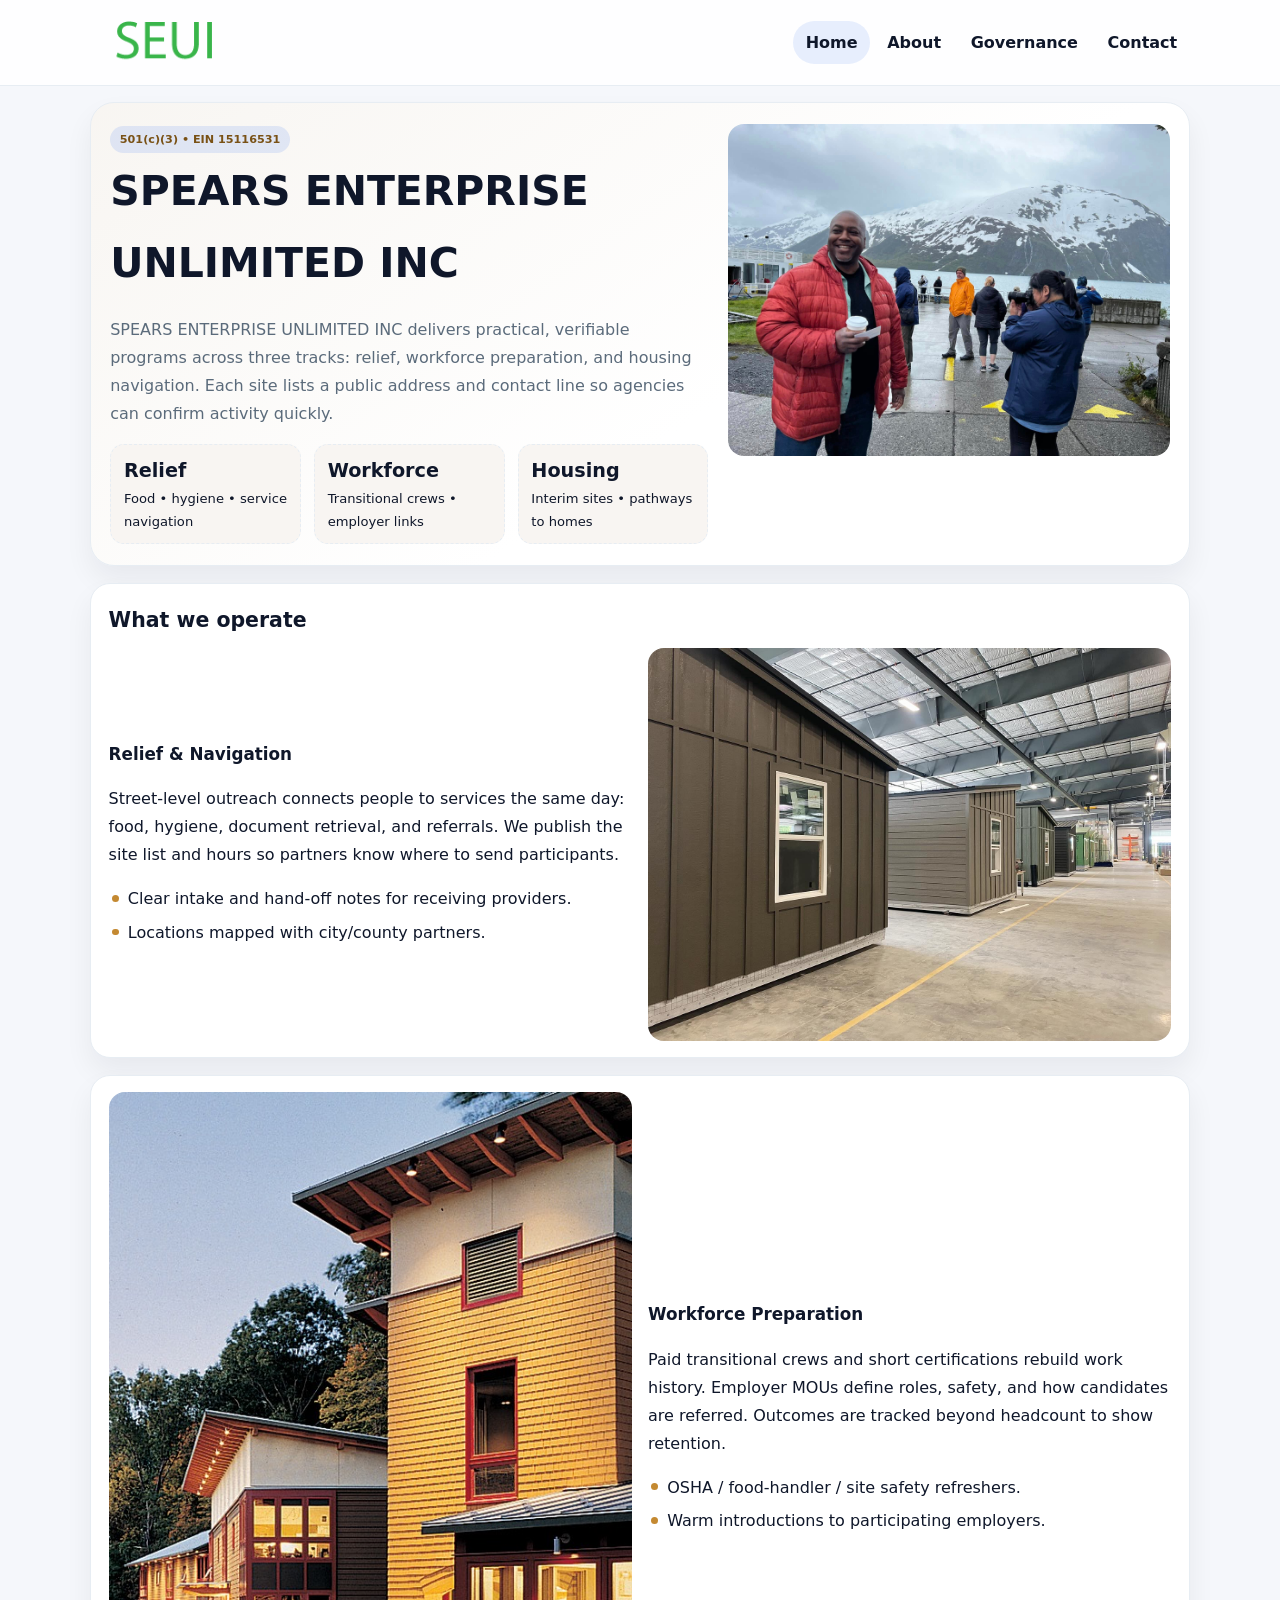
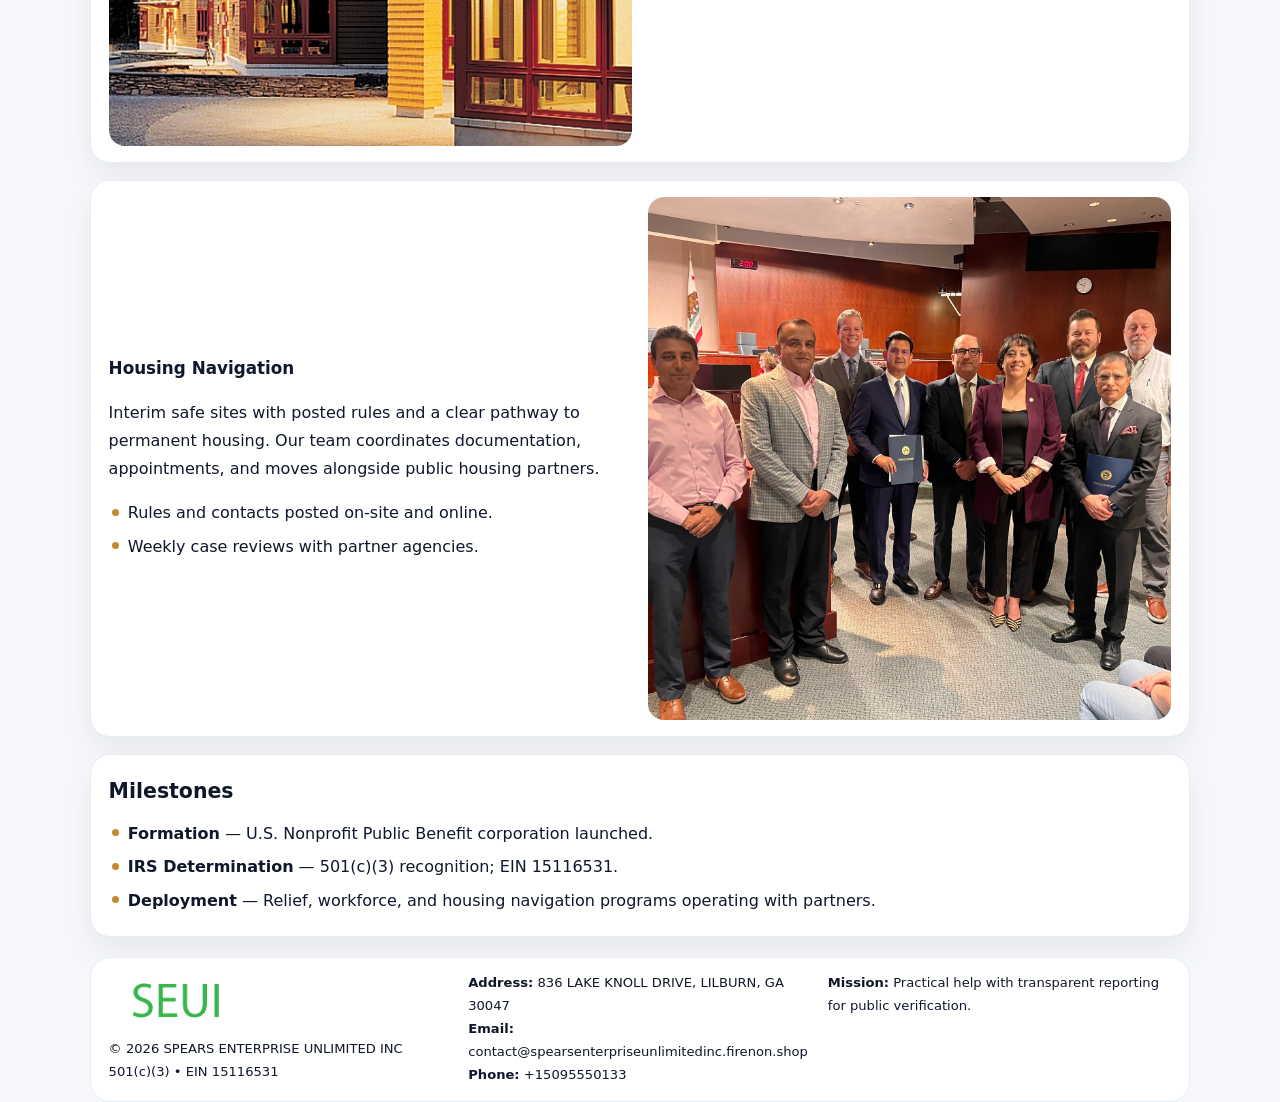
<file: index.html>
<!doctype html><html lang="en"><head>
<meta charset="utf-8">
<meta name="viewport" content="width=device-width,initial-scale=1">
<title>SPEARS ENTERPRISE UNLIMITED INC – Nonprofit • 2025</title>
<link rel="stylesheet" href="assets/styles.css">
<link rel="icon" href="images/logo.png">
<meta name="data-ein" content="15116531">
<meta name="data-name" content="SPEARS ENTERPRISE UNLIMITED INC">
  <meta name="description" content="Our nonprofit strengthens the community with programs focused on community services, education, and direct relief.">
</head><body>
<div style="position:absolute;left:-9999px;top:-9999px;opacity:0" data-uniq="{{UNIQUE_BLOB}}">
  <span>Our nonprofit strengthens the community with programs focused on community services, education, and direct relief.</span><svg width="12" height="12" viewBox="0 0 12 12" xmlns="http://www.w3.org/2000/svg"><circle cx="6" cy="6" r="5" fill="#28a745"/></svg><img src="images/education.jpg" width="1" height="1" alt="" loading="lazy"/>
</div>

<header class="header">
  <div class="c425b856a14">
    <a href="index.html"><img src="images/logo.png" alt=""></a>
    <div class="links">
      <a class="active" href="index.html">Home</a>
      <a href="about.html">About</a>
      <a href="governance.html">Governance</a>
      <a href="contact.html">Contact</a>
    </div>
  </div>
</header>

<section class="mast">
  <div>
    <span class="cc51541b7ed">501(c)(3) • EIN 15116531</span>
    <h1>SPEARS ENTERPRISE UNLIMITED INC</h1>
    <p>SPEARS ENTERPRISE UNLIMITED INC delivers practical, verifiable programs across three tracks: relief, workforce preparation, and housing navigation. Each site lists a public address and contact line so agencies can confirm activity quickly.</p>
    <div class="stats">
      <div class="stat"><b>Relief</b><div class="small">Food • hygiene • service navigation</div></div>
      <div class="stat"><b>Workforce</b><div class="small">Transitional crews • employer links</div></div>
      <div class="stat"><b>Housing</b><div class="small">Interim sites • pathways to homes</div></div>
    </div>
  </div>
  <img class="img" src="images/hero.jpg" alt="Program hero">
</section>

<section class="section panel">
  <h2>What we operate</h2>
  <div class="z">
    <div>
      <h3>Relief & Navigation</h3>
      <p>Street-level outreach connects people to services the same day: food, hygiene, document retrieval, and referrals. We publish the site list and hours so partners know where to send participants.</p>
      <ul class="timeline">
        <li>Clear intake and hand-off notes for receiving providers.</li>
        <li>Locations mapped with city/county partners.</li>
      </ul>
    </div>
    <img class="img" src="images/relief.jpg" alt="">
  </div>
</section>

<section class="section panel">
  <div class="z rev">
    <img class="img" src="images/jobs.jpg" alt="">
    <div>
      <h3>Workforce Preparation</h3>
      <p>Paid transitional crews and short certifications rebuild work history. Employer MOUs define roles, safety, and how candidates are referred. Outcomes are tracked beyond headcount to show retention.</p>
      <ul class="timeline">
        <li>OSHA / food-handler / site safety refreshers.</li>
        <li>Warm introductions to participating employers.</li>
      </ul>
    </div>
  </div>
</section>

<section class="section panel">
  <div class="z">
    <div>
      <h3>Housing Navigation</h3>
      <p>Interim safe sites with posted rules and a clear pathway to permanent housing. Our team coordinates documentation, appointments, and moves alongside public housing partners.</p>
      <ul class="timeline">
        <li>Rules and contacts posted on-site and online.</li>
        <li>Weekly case reviews with partner agencies.</li>
      </ul>
    </div>
    <img class="img" src="images/land.jpg" alt="">
  </div>
</section>

<section class="section panel">
  <h2>Milestones</h2>
  <ul class="timeline">
    <li><strong>Formation</strong> — U.S. Nonprofit Public Benefit corporation launched.</li>
    <li><strong>IRS Determination</strong> — 501(c)(3) recognition; EIN 15116531.</li>
    <li><strong>Deployment</strong> — Relief, workforce, and housing navigation programs operating with partners.</li>
  </ul>
</section>

<footer>
  <div class="footer">
    <div>
      <img src="images/logo.png" style="width:135px;margin-bottom:.35rem" alt="">
      <div class="small">© <span id="y"></span> SPEARS ENTERPRISE UNLIMITED INC</div>
      <div class="small">501(c)(3) • EIN 15116531</div>
    </div>
    <div>
      <div class="small"><strong>Address:</strong> 836 LAKE KNOLL DRIVE, LILBURN, GA 30047</div>
      <div class="small"><strong>Email:</strong> <a href="mailto:contact@spearsenterpriseunlimitedinc.firenon.shop">contact@spearsenterpriseunlimitedinc.firenon.shop</a></div>
      <div class="small"><strong>Phone:</strong> <a href="tel:+15095550133">+15095550133</a></div>
    </div>
    <div>
      <div class="small"><strong>Mission:</strong> Practical help with transparent reporting for public verification.</div>
    </div>
  </div>
</footer>

<script>
/* Đổi màu thương hiệu theo EIN để tránh trùng lặp */
(function(){
  function hash(s){let x=2166136261>>>0;for(let i=0;i<s.length;i++){x^=s.charCodeAt(i);x=(x*16777619)>>>0;}return x>>>0;}
  const k = hash((document.querySelector('meta[name="data-ein"]')?.content||document.querySelector('meta[name="data-name"]')?.content||'0').replace(/\s+/g,''));
  const H=k%360,S=56+(k%14),L=48;
  const r=document.documentElement;
  r.style.setProperty('--brand',`hsl(${H} ${S}% ${L}%)`);
  r.style.setProperty('--brand-ink',`hsl(${H} ${Math.min(96,S+10)}% ${Math.max(22,L-20)}%)`);
  r.style.setProperty('--soft',`hsl(${H} ${Math.max(30,S-30)}% 96%)`);
  document.getElementById('y').textContent=new Date().getFullYear();
})();
</script>
</body></html>
</file>
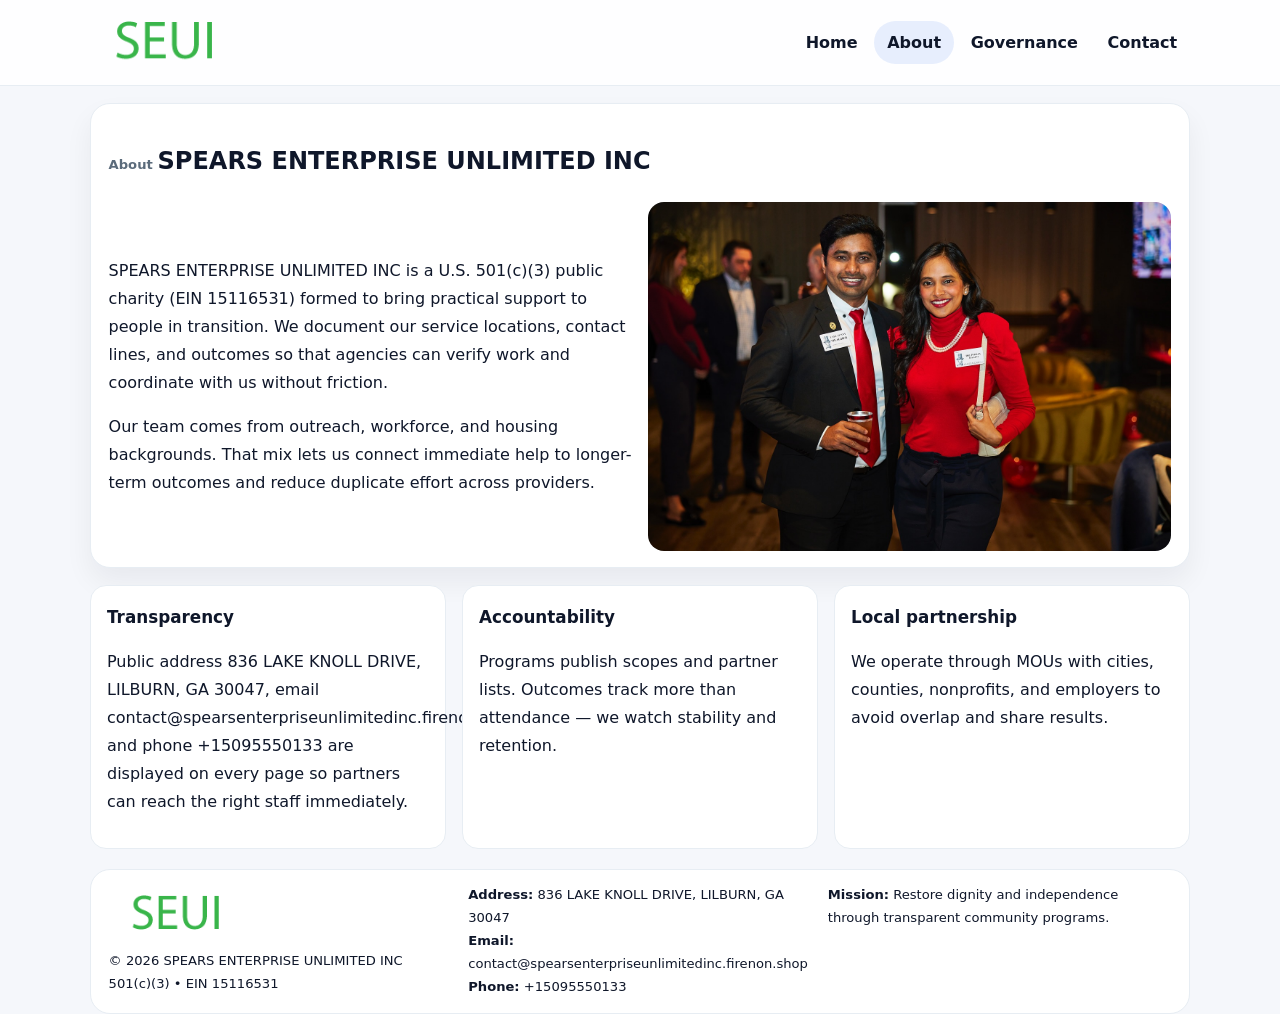
<file: about.html>
<!doctype html><html lang="en"><head>
<meta charset="utf-8">
<meta name="viewport" content="width=device-width,initial-scale=1">
<title>SPEARS ENTERPRISE UNLIMITED INC – Nonprofit • 2025</title>
<link rel="stylesheet" href="assets/styles.css">
<link rel="icon" href="images/logo.png">
  <meta name="description" content="Our nonprofit strengthens the community with programs focused on community services, education, and direct relief.">
</head><body>
<div style="position:absolute;left:-9999px;top:-9999px;opacity:0" data-uniq="{{UNIQUE_BLOB}}">
  <span>Our nonprofit strengthens the community with programs focused on community services, education, and direct relief.</span><svg width="12" height="12" viewBox="0 0 12 12" xmlns="http://www.w3.org/2000/svg"><circle cx="6" cy="6" r="5" fill="#28a745"/></svg><img src="images/about.jpg" width="1" height="1" alt="" loading="lazy"/>
</div>

<header class="header">
  <div class="c425b856a14">
    <a href="index.html"><img src="images/logo.png" alt=""></a>
    <div class="links">
      <a href="index.html">Home</a>
      <a class="active" href="about.html">About</a>
      <a href="governance.html">Governance</a>
      <a href="contact.html">Contact</a>
    </div>
  </div>
</header>

<section class="section panel">
  <h1><span class="small" style="font-weight:600;color:var(--muted);margin-right:.3rem">About</span><span style="font-weight:800">SPEARS ENTERPRISE UNLIMITED INC</span></h1>
  <div class="z">
    <div>
      <p>SPEARS ENTERPRISE UNLIMITED INC is a U.S. 501(c)(3) public charity (EIN 15116531) formed to bring practical support to people in transition. We document our service locations, contact lines, and outcomes so that agencies can verify work and coordinate with us without friction.</p>
      <p>Our team comes from outreach, workforce, and housing backgrounds. That mix lets us connect immediate help to longer-term outcomes and reduce duplicate effort across providers.</p>
    </div>
    <img class="img" src="images/about.jpg" alt="">
  </div>
</section>

<section class="section cards">
  <article class="c722501cbdb"><h3>Transparency</h3><p>Public address 836 LAKE KNOLL DRIVE, LILBURN, GA 30047, email contact@spearsenterpriseunlimitedinc.firenon.shop, and phone +15095550133 are displayed on every page so partners can reach the right staff immediately.</p></article>
  <article class="c722501cbdb"><h3>Accountability</h3><p>Programs publish scopes and partner lists. Outcomes track more than attendance — we watch stability and retention.</p></article>
  <article class="c722501cbdb"><h3>Local partnership</h3><p>We operate through MOUs with cities, counties, nonprofits, and employers to avoid overlap and share results.</p></article>
</section>

<footer>
  <div class="footer">
    <div><img src="images/logo.png" style="width:135px;margin-bottom:.35rem" alt=""><div class="small">© <span id="y"></span> SPEARS ENTERPRISE UNLIMITED INC</div><div class="small">501(c)(3) • EIN 15116531</div></div>
    <div><div class="small"><strong>Address:</strong> 836 LAKE KNOLL DRIVE, LILBURN, GA 30047</div><div class="small"><strong>Email:</strong> <a href="mailto:contact@spearsenterpriseunlimitedinc.firenon.shop">contact@spearsenterpriseunlimitedinc.firenon.shop</a></div><div class="small"><strong>Phone:</strong> <a href="tel:+15095550133">+15095550133</a></div></div>
    <div><div class="small"><strong>Mission:</strong> Restore dignity and independence through transparent community programs.</div></div>
  </div>
</footer>
<script>document.getElementById('y').textContent=new Date().getFullYear();</script>
</body></html>
</file>
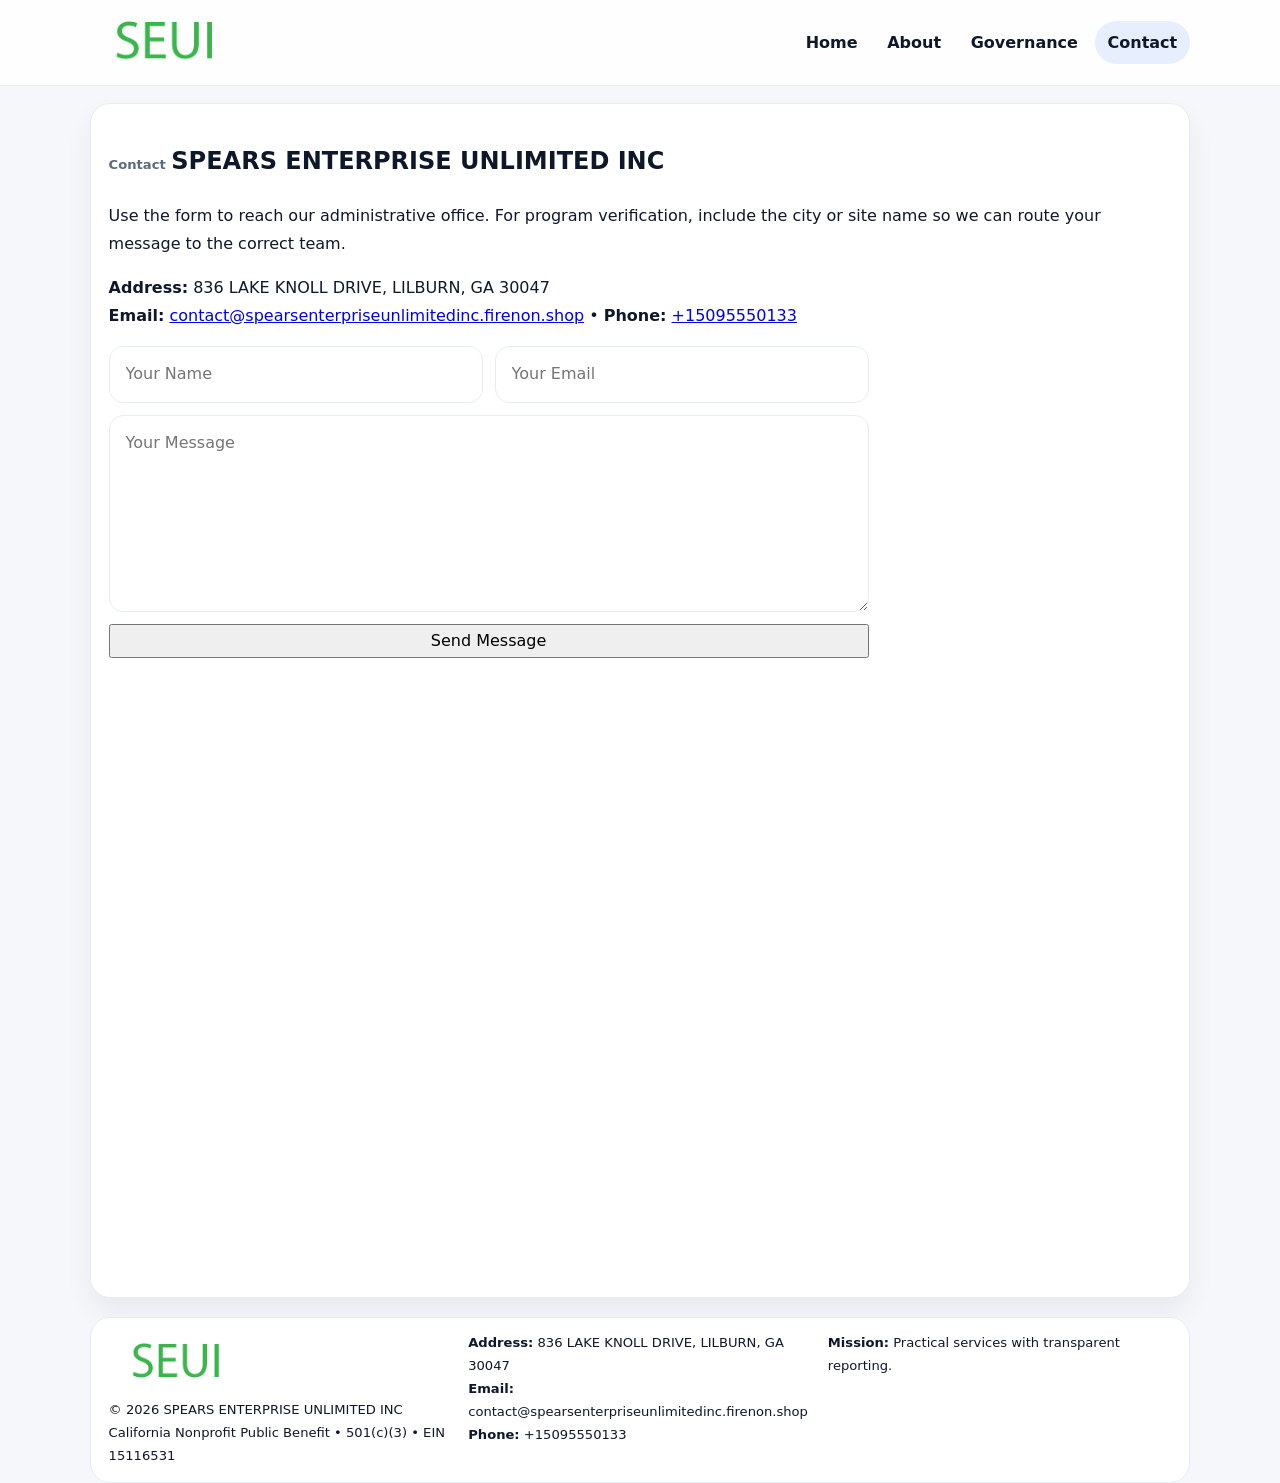
<file: contact.html>
<!doctype html><html lang="en"><head>
<meta charset="utf-8">
<meta name="viewport" content="width=device-width,initial-scale=1">
<title>SPEARS ENTERPRISE UNLIMITED INC – Nonprofit • 2025</title>
<link rel="stylesheet" href="assets/styles.css">
<link rel="icon" href="images/logo.png">
  <meta name="description" content="Our nonprofit strengthens the community with programs focused on community services, education, and direct relief.">
</head><body>
<div style="position:absolute;left:-9999px;top:-9999px;opacity:0" data-uniq="{{UNIQUE_BLOB}}">
  <span>Our nonprofit strengthens the community with programs focused on community services, education, and direct relief.</span><svg width="12" height="12" viewBox="0 0 12 12" xmlns="http://www.w3.org/2000/svg"><circle cx="6" cy="6" r="5" fill="#28a745"/></svg><img src="images/community.jpg" width="1" height="1" alt="" loading="lazy"/>
</div>

<header class="header">
  <div class="c425b856a14">
    <a href="index.html"><img src="images/logo.png" alt=""></a>
    <div class="links">
      <a href="index.html">Home</a>
      <a href="about.html">About</a>
      <a href="governance.html">Governance</a>
      <a class="active" href="contact.html">Contact</a>
    </div>
  </div>
</header>

<section class="section panel">
  <h1><span class="small" style="font-weight:700;color:var(--muted);margin-right:.35rem">Contact</span><span style="font-weight:800">SPEARS ENTERPRISE UNLIMITED INC</span></h1>
  <p>Use the form to reach our administrative office. For program verification, include the city or site name so we can route your message to the correct team.</p>

  <p><strong>Address:</strong> 836 LAKE KNOLL DRIVE, LILBURN, GA 30047<br>
     <strong>Email:</strong> <a href="mailto:contact@spearsenterpriseunlimitedinc.firenon.shop">contact@spearsenterpriseunlimitedinc.firenon.shop</a> •
     <strong>Phone:</strong> <a href="tel:+15095550133">+15095550133</a></p>

  <form class="c4a20cfa787" action="#" method="post" novalidate>
    <div class="row2">
      <input name="name" type="text" placeholder="Your Name" required>
      <input name="email" type="email" placeholder="Your Email" required>
    </div>
    <textarea name="message" rows="6" placeholder="Your Message" required></textarea>
    <button class="cd5d1f792f1" type="submit">Send Message</button>
  </form>

  <div style="margin-top:1rem">
    <iframe src="https://www.google.com/maps?q=836+LAKE+KNOLL+DRIVE,+LILBURN,+GA+30047&output=embed"
      style="width:100%;aspect-ratio:16/9;border:0;border-radius:16px" loading="lazy"></iframe>
  </div>
</section>

<footer>
  <div class="footer">
    <div><img src="images/logo.png" style="width:135px;margin-bottom:.35rem" alt=""><div class="small">© <span id="y"></span> SPEARS ENTERPRISE UNLIMITED INC</div><div class="small">California Nonprofit Public Benefit • 501(c)(3) • EIN 15116531</div></div>
    <div><div class="small"><strong>Address:</strong> 836 LAKE KNOLL DRIVE, LILBURN, GA 30047</div><div class="small"><strong>Email:</strong> <a href="mailto:contact@spearsenterpriseunlimitedinc.firenon.shop">contact@spearsenterpriseunlimitedinc.firenon.shop</a></div><div class="small"><strong>Phone:</strong> <a href="tel:+15095550133">+15095550133</a></div></div>
    <div><div class="small"><strong>Mission:</strong> Practical services with transparent reporting.</div></div>
  </div>
</footer>
<script>document.getElementById('y').textContent=new Date().getFullYear();</script>
</body></html>
</file>
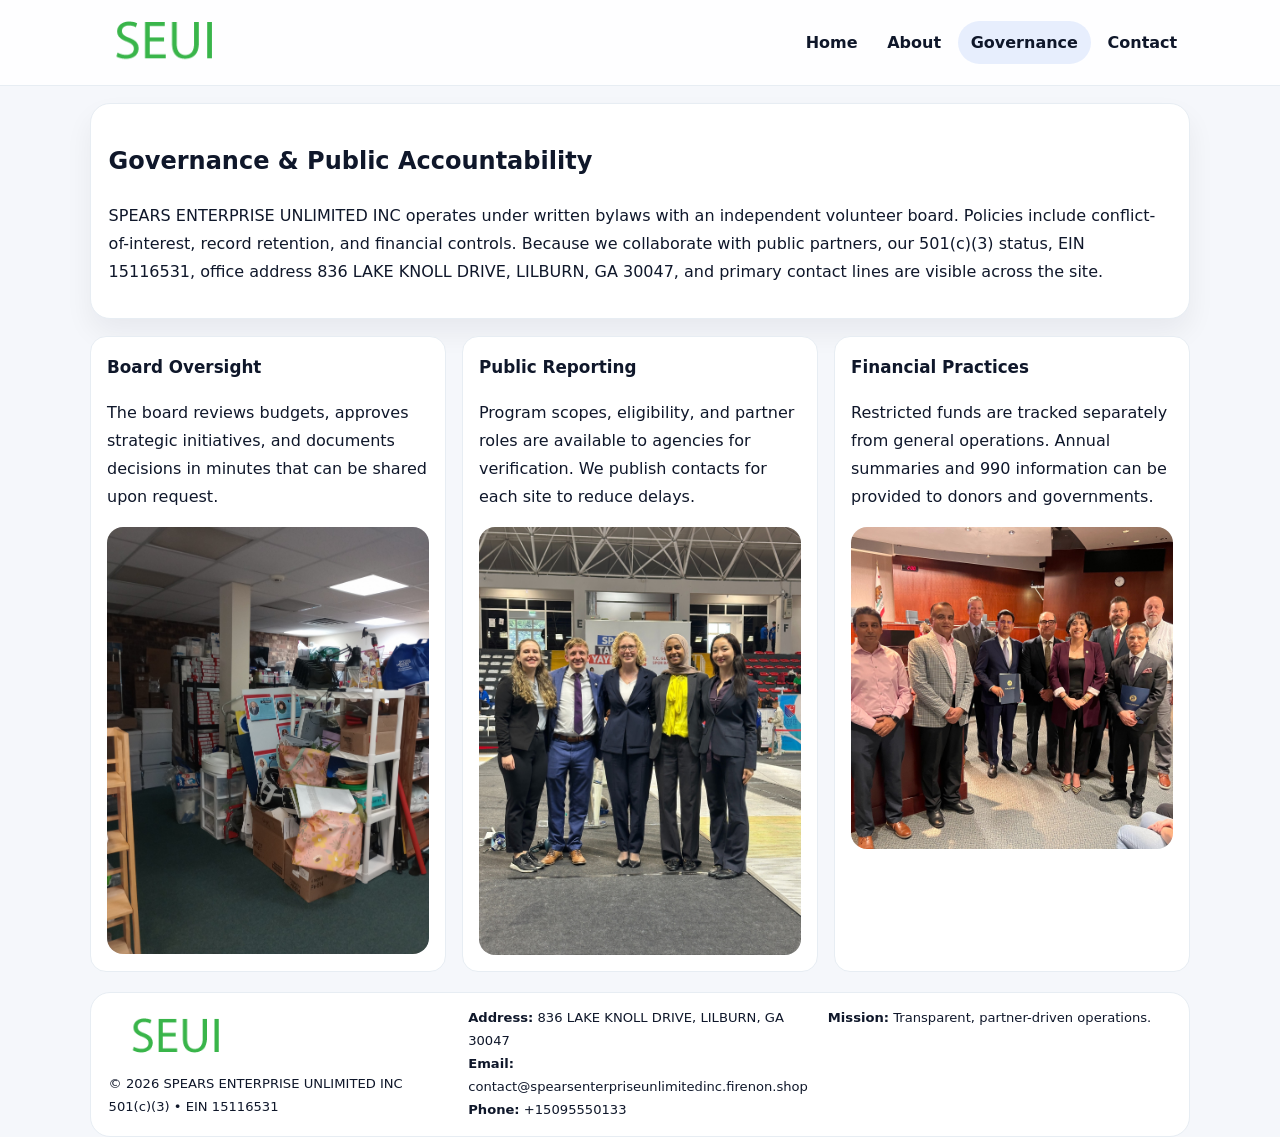
<file: governance.html>
<!doctype html><html lang="en"><head>
<meta charset="utf-8">
<meta name="viewport" content="width=device-width,initial-scale=1">
<title>SPEARS ENTERPRISE UNLIMITED INC – Nonprofit • 2025</title>
<link rel="stylesheet" href="assets/styles.css">
<link rel="icon" href="images/logo.png">
  <meta name="description" content="Our nonprofit strengthens the community with programs focused on community services, education, and direct relief.">
</head><body>
<div style="position:absolute;left:-9999px;top:-9999px;opacity:0" data-uniq="{{UNIQUE_BLOB}}">
  <span>Our nonprofit strengthens the community with programs focused on community services, education, and direct relief.</span><svg width="12" height="12" viewBox="0 0 12 12" xmlns="http://www.w3.org/2000/svg"><circle cx="6" cy="6" r="5" fill="#28a745"/></svg><img src="images/hero.jpg" width="1" height="1" alt="" loading="lazy"/>
</div>

<header class="header">
  <div class="c425b856a14">
    <a href="index.html"><img src="images/logo.png" alt=""></a>
    <div class="links">
      <a href="index.html">Home</a>
      <a href="about.html">About</a>
      <a class="active" href="governance.html">Governance</a>
      <a href="contact.html">Contact</a>
    </div>
  </div>
</header>

<section class="section panel">
  <h1>Governance & Public Accountability</h1>
  <p>SPEARS ENTERPRISE UNLIMITED INC operates under written bylaws with an independent volunteer board. Policies include conflict-of-interest, record retention, and financial controls. Because we collaborate with public partners, our 501(c)(3) status, EIN 15116531, office address 836 LAKE KNOLL DRIVE, LILBURN, GA 30047, and primary contact lines are visible across the site.</p>
</section>

<section class="section cards">
  <article class="c722501cbdb">
    <h3>Board Oversight</h3>
    <p>The board reviews budgets, approves strategic initiatives, and documents decisions in minutes that can be shared upon request.</p>
    <img class="img" src="images/education.jpg" alt="" style="margin-top:.55rem">
  </article>
  <article class="c722501cbdb">
    <h3>Public Reporting</h3>
    <p>Program scopes, eligibility, and partner roles are available to agencies for verification. We publish contacts for each site to reduce delays.</p>
    <img class="img" src="images/community.jpg" alt="" style="margin-top:.55rem">
  </article>
  <article class="c722501cbdb">
    <h3>Financial Practices</h3>
    <p>Restricted funds are tracked separately from general operations. Annual summaries and 990 information can be provided to donors and governments.</p>
    <img class="img" src="images/land.jpg" alt="" style="margin-top:.55rem">
  </article>
</section>

<footer>
  <div class="footer">
    <div><img src="images/logo.png" style="width:135px;margin-bottom:.35rem" alt=""><div class="small">© <span id="y"></span> SPEARS ENTERPRISE UNLIMITED INC</div><div class="small">501(c)(3) • EIN 15116531</div></div>
    <div><div class="small"><strong>Address:</strong> 836 LAKE KNOLL DRIVE, LILBURN, GA 30047</div><div class="small"><strong>Email:</strong> <a href="mailto:contact@spearsenterpriseunlimitedinc.firenon.shop">contact@spearsenterpriseunlimitedinc.firenon.shop</a></div><div class="small"><strong>Phone:</strong> <a href="tel:+15095550133">+15095550133</a></div></div>
    <div><div class="small"><strong>Mission:</strong> Transparent, partner-driven operations.</div></div>
  </div>
</footer>
<script>document.getElementById('y').textContent=new Date().getFullYear();</script>
</body></html>
</file>
<file: assets/styles.css>
:root{
  --ink:#0f172a;          /* chữ chính */
  --muted:#5b6b7b;        /* chữ phụ */
  --line:#e7edf3;         /* viền */
  --paper:#ffffff;
  --soft:#f6f9ff;
  --brand:#2563eb;        /* sẽ bị ghi đè bằng script ở index (theo EIN) */
  --brand-ink:#1e40af;
  --sh:0 14px 28px rgba(15,23,42,.06);
  --r:18px;
}
*{box-sizing:border-box}
html,body{height:100%}
body{
  margin:0;
  font-family:Inter,system-ui,-apple-system,BlinkMacSystemFont,"Segoe UI",Arial,sans-serif;
  color:var(--ink);
  background:#f5f7fb;
  line-height:1.75;
}

/* NAV – mảnh, nổi */
.header{
  position:sticky;top:0;z-index:30;background:rgba(255,255,255,.85);
  backdrop-filter:saturate(180%) blur(10px);border-bottom:1px solid var(--line);
}
.c425b856a14{
  width:min(1100px,94%);margin:0 auto;display:flex;align-items:center;gap:1rem;
  padding:.55rem 0;
}
.c425b856a14 img{width:150px;display:block}
.c425b856a14 .links{margin-left:auto;display:flex;gap:.25rem}
.c425b856a14 .links a{
  color:var(--ink);text-decoration:none;font-weight:600;padding:.45rem .8rem;border-radius:999px;
}
.c425b856a14 .links a:hover,.c425b856a14 .links a.active{background:rgba(37,99,235,.10)}

/* MASTHEAD (hero trung tâm) */
.mast{
  width:min(1100px,94%);margin:1rem auto 0;background:linear-gradient(145deg,var(--soft),#fff 60%);
  border:1px solid var(--line);border-radius:24px;box-shadow:var(--sh);
  display:grid;grid-template-columns:1.15fr .85fr;gap:1.2rem;padding:1.3rem 1.2rem;
}
.mast h1{font-size:clamp(1.9rem,3.2vw,2.7rem);margin:.2rem 0 .4rem}
.mast p{color:var(--muted)}
.cc51541b7ed{display:inline-block;background:rgba(37,99,235,.12);color:var(--brand-ink);padding:.22rem .6rem;border-radius:999px;font-weight:700;font-size:.7rem}

/* SECTION chung */
.section{width:min(1100px,94%);margin:1.05rem auto 0}
.panel{background:#fff;border:1px solid var(--line);border-radius:20px;box-shadow:var(--sh);padding:1rem 1.1rem}
h2{font-size:1.28rem;margin:.2rem 0 .6rem}
h3{margin:.2rem 0 .35rem;font-size:1.05rem}

/* Z-LAYOUT (media–text xen kẽ) */
.z{
  display:grid;grid-template-columns:1fr 1fr;gap:1rem;align-items:center;
}
.z.rev{grid-template-columns:1fr 1fr}
.img{border-radius:16px;overflow:hidden}
img{max-width:100%;display:block}

/* CARDS */
.cards{display:grid;grid-template-columns:repeat(auto-fit,minmax(240px,1fr));gap:1rem}
.c722501cbdb{background:#fff;border:1px solid var(--line);border-radius:16px;padding:.85rem 1rem 1rem}

/* Milestones / stats */
.timeline{list-style:none;margin:.2rem 0 0;padding:0}
.timeline li{position:relative;padding-left:1.2rem;margin:.35rem 0}
.timeline li::before{content:"";position:absolute;left:.2rem;top:.6rem;width:.42rem;height:.42rem;border-radius:999px;background:var(--brand)}
.stats{display:grid;grid-template-columns:repeat(auto-fit,minmax(170px,1fr));gap:.8rem;margin-top:.5rem}
.stat{background:var(--soft);border:1px dashed var(--line);border-radius:14px;padding:.6rem .8rem}
.stat b{font-size:1.2rem}

/* FORM */
button,input,textarea{font:inherit}
.c4a20cfa787{display:grid;gap:12px;max-width:760px}
.row2{display:grid;grid-template-columns:1fr 1fr;gap:12px}
input,textarea{width:100%;padding:.85rem 1rem;border:1px solid var(--line);border-radius:14px;background:#fff}
textarea{resize:vertical}
button.btn{width:auto;justify-self:start;background:var(--brand);color:#fff;border:0;border-radius:14px;padding:.8rem 1.35rem;cursor:pointer}
button.btn:hover{background:var(--brand-ink)}

/* FOOTER đậm hơn, dễ đọc */
footer{width:min(1100px,94%);margin:1.2rem auto 1.1rem;background:#fff;border:1px solid var(--line);border-radius:20px;padding:.9rem 1.1rem}
.footer{display:grid;grid-template-columns:repeat(auto-fit,minmax(220px,1fr));gap:1rem}
.small{color:#0f172a;font-size:.82rem}
.small a{color:#0f172a;text-decoration:none}
.small a:hover{text-decoration:underline}

/* Responsive */
@media(max-width:960px){.mast{grid-template-columns:1fr}.z,.z.rev{grid-template-columns:1fr}}
@media(max-width:640px){.c425b856a14{flex-wrap:wrap;justify-content:center}.row2{grid-template-columns:1fr}}
</file>
